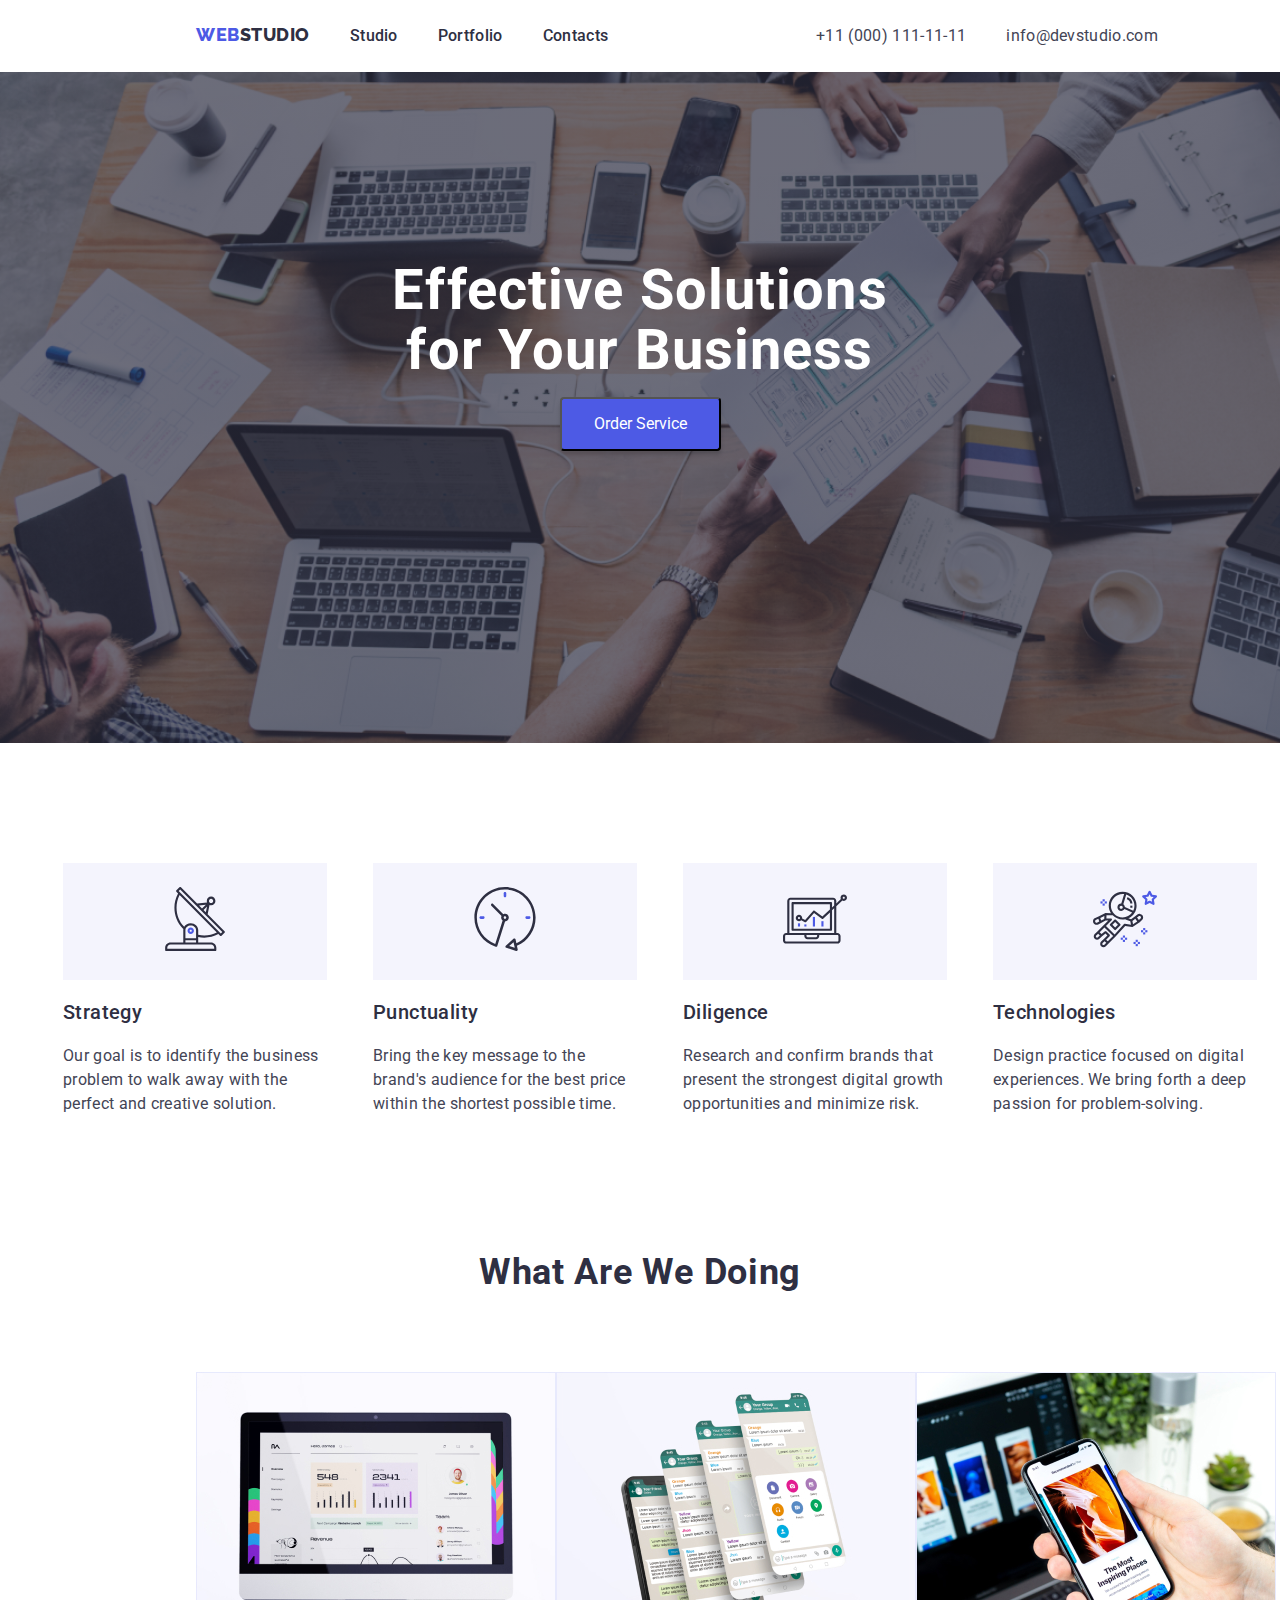
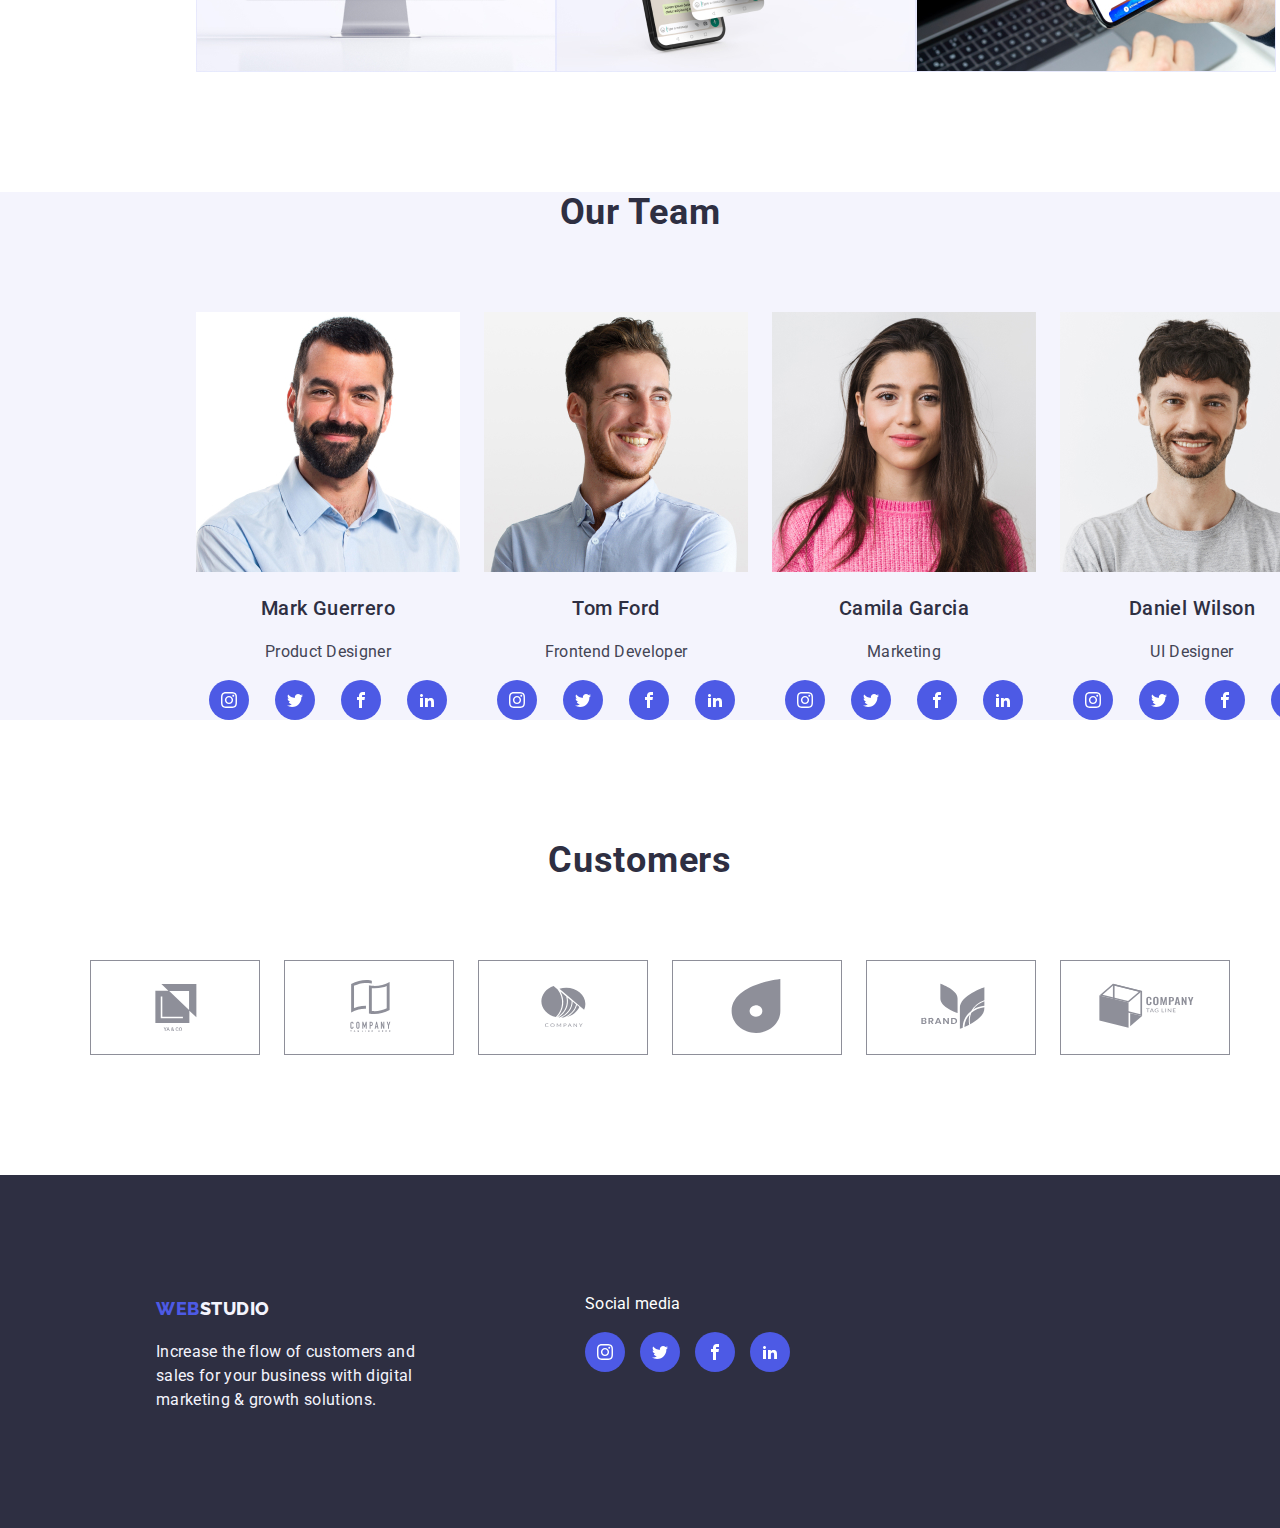
<file: index.html>
<!DOCTYPE html>
<html lang="en">
<head>
    <meta charset="UTF-8">
    <meta name="viewport" content="width=device-width, initial-scale=1.0">
    <title>Web Studio</title>
    <link rel="stylesheet" href="https://cdnjs.cloudflare.com/ajax/libs/modern-normalize/1.0.0/modern-normalize.min.css" />
    <link rel="preconnect" href="https://fonts.googleapis.com">
    <link rel="preconnect" href="https://fonts.gstatic.com" crossorigin>
    <link
        href="https://fonts.googleapis.com/css2?family=Montserrat:wght@400;700&family=Raleway:wght@800&family=Roboto:wght@400;500;700;900&display=swap"
        rel="stylesheet">
    <link rel="stylesheet" href="./css/styles.css" />
</head>
<body>
    <header class="container">
            <nav>
                <ul class="main-nav">
                    <li class="main-header-menu">
                        <a class="main-header-menu-link" href="#main"><span class="web1">WEB</span><span class="web2">STUDIO</span></a>
                    </li>
                    <li class="main-header-menu">
                        <a class="main-header-menu-link" href="#studio">Studio</a>
                    </li>
                    <li class="main-header-menu">
                        <a class="main-header-menu-link" href="portfolio.html">Portfolio</a>
                    </li>
                    <li class="main-header-menu">
                        <a class="main-header-menu-link" href="#contacts">Contacts</a>
                    </li>
                </ul>
            </nav>

            <div>
                <ul class="main-header-ctas">
                    <li class="main-header-ctas-item">
                        <a class="ctas-link" href="tel:+11 (000) 111-11-11">+11 (000) 111-11-11</a>
                    </li>
                    <li class="main-header-ctas-item"> 
                        <a class="ctas-link" href="mailto:info@devstudio.com">info@devstudio.com</a>
                    </li>
                </ul>
            </div>
    </header>

        <h1>
            Effective Solutions </br>
            for Your Business <br/>
            <button type="button">Order Service</button>
        </h1>

    

    <main>
<!-- Strategy section -->
        <section>
        <ul class="section1">
            <li>
                <div class="about-icon">
                    <svg width="64" height="64">
                        <use href="./images/icons.svg#icon-antenna-1"></use>
                    </svg>
                </div>
                 <h3>
                    Strategy
                 </h3>

                <p class="section1-box">
                 Our goal is to identify the business
                problem to walk away with the perfect and creative solution.
                </p>
            </li>

            <li>
                <div class="about-icon">
                    <svg width="64" height="64">
                        <use href="./images/icons.svg#icon-clock-1"></use>
                    </svg>
                </div>
        <h3>
            Punctuality
        </h3>

        <p class="section1-box">
            Bring the key message to the brand's audience for the best price within the shortest possible time.
        </p>
            </li>

            <li>
                <div class="about-icon">
                    <svg width="64" height="64">
                        <use href="./images/icons.svg#icon-diagram-1"></use>
                    </svg>
                </div>
        <h3>
            Diligence
        </h3>

        <p class="section1-box">
            Research and confirm brands that present the strongest digital growth opportunities and minimize risk.
        </p>
            </li>

            <li>
                <div class="about-icon">
                    <svg width="64" height="64">
                        <use href="./images/icons.svg#icon-astronaut-1"></use>
                    </svg>
                </div>
        <h3>
            Technologies
        </h3>

        <p class="section1-box">
            Design practice focused on digital experiences. We bring forth a deep passion for problem-solving.
        </p>
            </li>
        </ul>
        </section>

<!-- What are we doing section -->
        <h2>
            What are we doing
        </h2>

        <ul class="pics">
            <img 
            src="./images/Rectangle 71.jpg" alt="desktop" width="360"/>

            <img 
            src="./images/Rectangle 71 (1).jpg" alt="celphones" width="360"/>

            <img
            src="./images/Rectangle 71 (2).jpg" alt="celphone" width="360"/>
            
        </ul>

<!-- Our team section -->
   <section class="team section">
        <h2>
            Our Team
        </h2>
    
        <ul class="team1">
            <li>
            <img class="team"
            src="./images/img.jpg" alt="Mark Guerrero" width="264"/>
            <div class="team-caption">
            <h3>Mark Guerrero</h3> 
            <p>Product Designer</p>
            <div class="team-socials">
            <a class="team-socials-icon">
                <svg width="16" height="16" class="icon icon-instagram">
                    <use xlink:href="./images/icons.svg#icon-instagram"></use>
                </svg>
            </a>

            <a class="team-socials-icon">
                <svg width="16" height="16" class="icon icon-twitter">
                    <use xlink:href="./images/icons.svg#icon-twitter"></use>
                </svg>
            </a>

            <a class="team-socials-icon">
                <svg width="16" height="16" class="icon icon-facebook">
                    <use xlink:href="./images/icons.svg#icon-facebook"></use>
                </svg>
            </a>

            <a class="team-socials-icon">
                <svg width="16" height="16" class="icon icon-linkedin2">
                    <use xlink:href="./images/icons.svg#icon-linkedin2"></use>
                </svg>
            </a>
            </a>
            </div>
            </div>
            </li>

            <li>
            <img class="team"
            src="./images/img (1).jpg" alt="Tom Ford" width="264"/>
            <h3>Tom Ford</h3> 
            <p>Frontend Developer</p>
            <div class="team-socials">
                <a class="team-socials-icon">
                    <svg width="16" height="16" class="icon icon-instagram">
                        <use xlink:href="./images/icons.svg#icon-instagram"></use>
                    </svg>
                </a>
            
                <a class="team-socials-icon">
                    <svg width="16" height="16" class="icon icon-twitter">
                        <use xlink:href="./images/icons.svg#icon-twitter"></use>
                    </svg>
                </a>
            
                <a class="team-socials-icon">
                    <svg width="16" height="16" class="icon icon-facebook">
                        <use xlink:href="./images/icons.svg#icon-facebook"></use>
                    </svg>
                </a>
            
                <a class="team-socials-icon">
                    <svg width="16" height="16" class="icon icon-linkedin2">
                        <use xlink:href="./images/icons.svg#icon-linkedin2"></use>
                    </svg>
                </a>
            </li>

            <li>
            <img class="team"
            src="./images/img (2).jpg" alt="Camila Garcia" width="264"/>
            <h3>Camila Garcia</h3>
            <p>Marketing</p>
            <div class="team-socials">
                <a class="team-socials-icon">
                    <svg width="16" height="16" class="icon icon-instagram">
                        <use xlink:href="./images/icons.svg#icon-instagram"></use>
                    </svg>
                </a>
            
                <a class="team-socials-icon">
                    <svg width="16" height="16" class="icon icon-twitter">
                        <use xlink:href="./images/icons.svg#icon-twitter"></use>
                    </svg>
                </a>
            
                <a class="team-socials-icon">
                    <svg width="16" height="16" class="icon icon-facebook">
                        <use xlink:href="./images/icons.svg#icon-facebook"></use>
                    </svg>
                </a>
            
                <a class="team-socials-icon">
                    <svg width="16" height="16" class="icon icon-linkedin2">
                        <use xlink:href="./images/icons.svg#icon-linkedin2"></use>
                    </svg>
                </a>
            </li>

            <li>
            <img class="team"
            src="./images/img (3).jpg" alt="Daniel Wilson" width="264"/>
            <h3>Daniel Wilson</h3>
            <p>UI Designer</p>
            <div class="team-socials">
                <a class="team-socials-icon">
                    <svg width="16" height="16" class="icon icon-instagram">
                        <use xlink:href="./images/icons.svg#icon-instagram"></use>
                    </svg>
                </a>
            
                <a class="team-socials-icon">
                    <svg width="16" height="16" class="icon icon-twitter">
                        <use xlink:href="./images/icons.svg#icon-twitter"></use>
                    </svg>
                </a>
            
                <a class="team-socials-icon">
                    <svg width="16" height="16" class="icon icon-facebook">
                        <use xlink:href="./images/icons.svg#icon-facebook"></use>
                    </svg>
                </a>
            
                <a class="team-socials-icon">
                    <svg width="16" height="16" class="icon icon-linkedin2">
                        <use xlink:href="./images/icons.svg#icon-linkedin2"></use>
                    </svg>
                </a>
            </li>
        </ul>
    </section>

<!-- Clients section -->
<section class="clients section">
    <h2>
        Customers
    </h2>

    <ul class="clients-icon">
        <li class="client-icon">
            <a href="#">
                <svg width="104" height="56" class="icons">
                    <use xlink:href="./images/icons.svg#icon-Logo"></use>
                </svg>
            </a>
        </li>
        
        <li class="client-icon">
            <a href="#">
                <svg width="104" height="56" class="icons">
            <use xlink:href="./images/icons.svg#icon-Logo-1"></use>
        </svg>
        </a>
        </li>

        <li class="client-icon">
            <a href="#">
        <svg width="104" height="56" class="icons">
            <use xlink:href="./images/icons.svg#icon-Logo-2"></use>
        </svg>
        </a>
        </li>

        <li class="client-icon">
            <a href="#">
        <svg width="104" height="56"class="icons">
            <use xlink:href="./images/icons.svg#icon-Vector-1"></use>
        </svg>
        </a>
        </li>

        <li class="client-icon">
            <a href="#">
        <svg width="104" height="56" class="icons">
            <use xlink:href="./images/icons.svg#icon-Logo-3"></use>
        </svg>
        </a>
        </li>

        <li class="client-icon">
            <a href="#">
        <svg width="104" height="56" class="icons">
            <use xlink:href="./images/icons.svg#icon-Logo-4"></use>
        </svg>
        </a>
        </li>
    </ul>
</section>

</main>

<footer class="footer-container">
    <div>
        <h3><span class="web1">WEB</span><span class="web3-footer">STUDIO</span></h3>
        <p class="footer-text">
            Increase the flow of customers and <br/>
            sales for your business with digital <br/>
            marketing & growth solutions.
        </p>
    </div>

    <div">
        <p class="footer-2">Social media</p>
    <div class="footer-team-socials">
        <a class="team-socials-icon">
            <svg width="16" height="16" class="icon icon-instagram">
                <use xlink:href="./images/icons.svg#icon-instagram"></use>
            </svg>
        </a>
    
        <a class="team-socials-icon">
            <svg width="16" height="16" class="icon icon-twitter">
                <use xlink:href="./images/icons.svg#icon-twitter"></use>
            </svg>
        </a>
    
        <a class="team-socials-icon">
            <svg width="16" height="16" class="icon icon-facebook">
                <use xlink:href="./images/icons.svg#icon-facebook"></use>
            </svg>
        </a>
    
        <a class="team-socials-icon">
            <svg width="16" height="16" class="icon icon-linkedin2">
                <use xlink:href="./images/icons.svg#icon-linkedin2"></use>
            </svg>
        </a>
    </div>
    </div>
</footer>
</body>
</html>
</file>
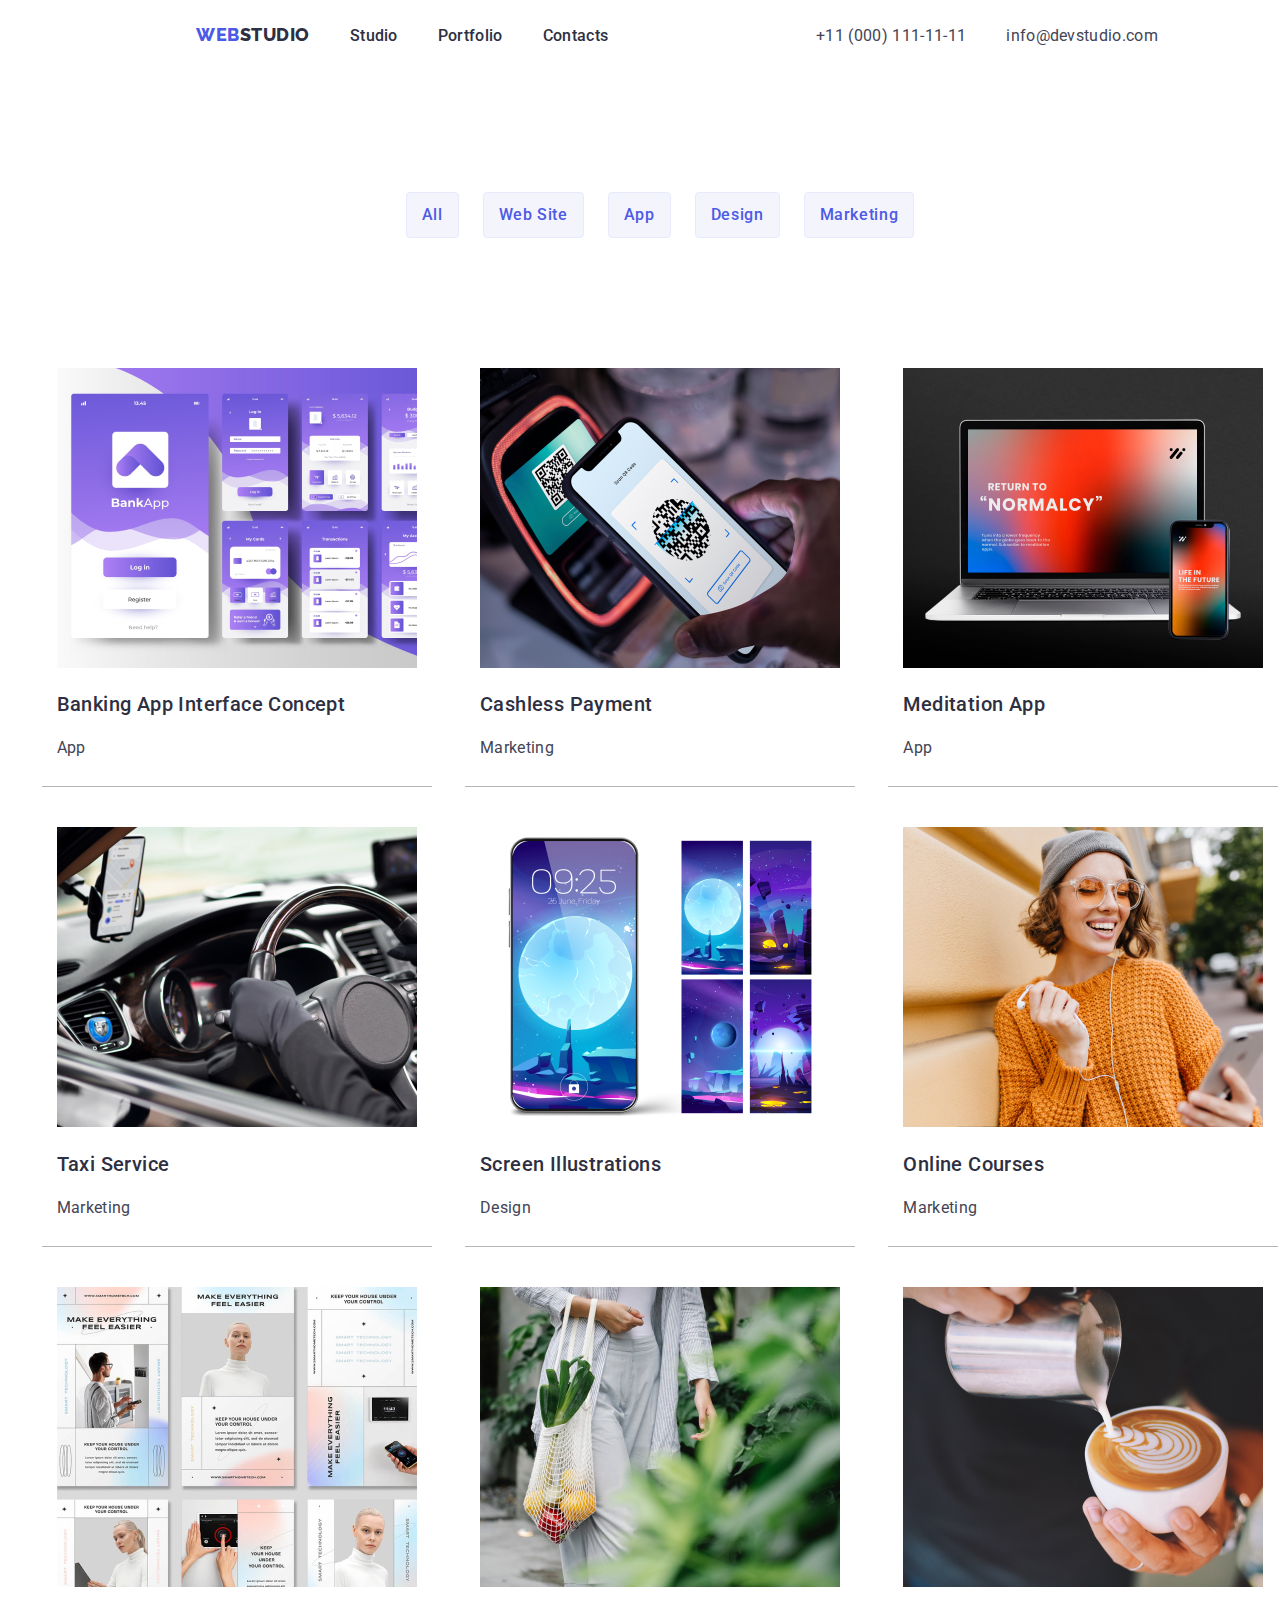
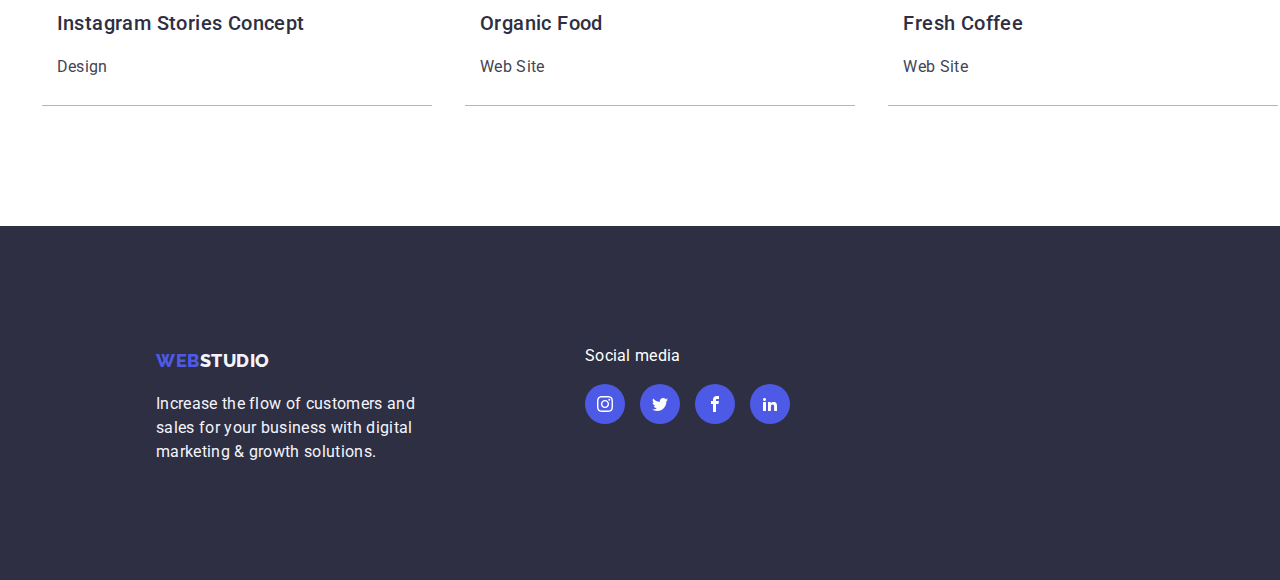
<file: portfolio.html>
<!DOCTYPE html>
<html lang="en">

<head>
    <meta charset="UTF-8">
    <meta name="viewport" content="width=device-width, initial-scale=1.0">
    <title>Web Studio</title>
    <link rel="stylesheet"
        href="https://cdnjs.cloudflare.com/ajax/libs/modern-normalize/1.0.0/modern-normalize.min.css" />
    <link rel="preconnect" href="https://fonts.googleapis.com">
    <link rel="preconnect" href="https://fonts.gstatic.com" crossorigin>
    <link
        href="https://fonts.googleapis.com/css2?family=Montserrat:wght@400;700&family=Raleway:wght@800&family=Roboto:wght@400;500;700;900&display=swap"
        rel="stylesheet">
    <link rel="stylesheet" href="./css/styles.css" />
</head>

<body>
    <header class="container">
        <nav>
            <ul class="main-nav">
                <li class="main-header-menu">
                    <a class="main-header-menu-link" href="#main"><span class="web1">WEB</span><span
                            class="web2">STUDIO</span></a>
                </li>
                <li class="main-header-menu">
                    <a class="main-header-menu-link" href="#studio">Studio</a>
                </li>
                <li class="main-header-menu">
                    <a class="main-header-menu-link" href="#portfolio">Portfolio</a>
                </li>
                <li class="main-header-menu">
                    <a class="main-header-menu-link" href="#contacts">Contacts</a>
                </li>
            </ul>
        </nav>

        <div>
            <ul class="main-header-ctas">
                <li class="main-header-ctas-item">
                    <a class="ctas-link" href="tel:+11 (000) 111-11-11">+11 (000) 111-11-11</a>
                </li>
                <li class="main-header-ctas-item">
                    <a class="ctas-link" href="mailto:info@devstudio.com">info@devstudio.com</a>
                </li>
            </ul>
        </div>
    </header>
    
    
        <div>
            <ul class="sub-menu">
                <li class="sub-menu1">All</li>
                <li class="sub-menu1">Web Site</li>
                <li class="sub-menu1">App</li>
                <li class="sub-menu1">Design</li>
                <li class="sub-menu1">Marketing</li>
            </ul>
        </div>

    <main>
        <div>
            <ul class="container-box">
                <li class="box">
                    <img src="./images/1.jpg" alt="app" width="360px">
                    <h3>Banking App Interface Concept</h3>
                    <p>App</p>
                </li>
                <li class="box">
                    <img src="./images/2.jpg" alt="qr-code" width="360px">
                    <h3>Cashless Payment</h3>
                    <p>Marketing</p>
                </li>
                <li class="box">
                    <img src="./images/3.jpg" alt="laptop" width="360px">
                    <h3>Meditation App</h3>
                    <p>App</p>
                </li>
                <li class="box">
                    <img src="./images/4.jpg" alt="taxi" width="360px">
                    <h3>Taxi Service</h3>
                    <p>Marketing</p>
                </li>
                <li class="box">
                    <img src="./images/5.jpg" alt="screen" width="360px">
                    <h3>Screen Illustrations</h3>
                    <p>Design</p>
                </li>
                <li class="box">
                    <img src="./images/6.jpg" alt="girl" width="360px">
                    <h3>Online Courses</h3>
                    <p>Marketing</p>
                </li>
                <li class="box">
                    <img src="./images/7.jpg" alt="instagram" width="360px">
                    <h3>Instagram Stories Concept</h3>
                    <p>Design</p>
                </li>
                <li class="box">
                    <img src="./images/8.jpg" alt="organic" width="360px">
                    <h3>Organic Food</h3>
                    <p>Web Site</p>
                </li>
                <li class="box">
                    <img src="./images/9.jpg" alt="coffe" width="360px">
                    <h3>Fresh Coffee</h3>
                    <p>Web Site</p>
                </li>
            </ul>
        </div>
    </main>

<footer class="footer-container">
    <div>
        <h3><span class="web1">WEB</span><span class="web3-footer">STUDIO</span></h3>
        <p class="footer-text">
            Increase the flow of customers and <br />
            sales for your business with digital <br />
            marketing & growth solutions.
        </p>
    </div>

    <div">
        <p class="footer-2">Social media</p>
        <div class="footer-team-socials">
            <a class="team-socials-icon">
                <svg width="16" height="16" class="icon icon-instagram">
                    <use xlink:href="./images/icons.svg#icon-instagram"></use>
                </svg>
            </a>

            <a class="team-socials-icon">
                <svg width="16" height="16" class="icon icon-twitter">
                    <use xlink:href="./images/icons.svg#icon-twitter"></use>
                </svg>
            </a>

            <a class="team-socials-icon">
                <svg width="16" height="16" class="icon icon-facebook">
                    <use xlink:href="./images/icons.svg#icon-facebook"></use>
                </svg>
            </a>

            <a class="team-socials-icon">
                <svg width="16" height="16" class="icon icon-linkedin2">
                    <use xlink:href="./images/icons.svg#icon-linkedin2"></use>
                </svg>
            </a>
        </div>
        </div>
</footer>


</body>
</html>
</file>
<file: css/styles.css>
h1 {
    color: var(--WHITE, #FFF);
    text-align: center;
    font-family: Roboto;
    font-size: 56px;
    font-style: normal;
    font-weight: 700;
    line-height: 60px;
    letter-spacing: 1.12px;
    background: var(--NAVY-BLUE, #2E2F42);
    margin-top: 0px;
    padding-top: 188px;
    padding-bottom: 292px;
    background: linear-gradient(rgba(46, 47, 66, 0.7), rgba(46, 47, 66, 0.7)), url('../images/people-office-1.jpg');
    background-repeat: no-repeat;
    background-size: cover;
    background-color: rgba(46, 47, 66, 0.7);
}

h1 > button {
    border-radius: 4px;
    background: var(--IRIS, #4D5AE5);
    box-shadow: 0px 4px 4px 0px rgba(0, 0, 0, 0.15);
    color:white;
    padding: 16px 32px;
    font-size: 16px;
}

button:hover {
    border-radius: 4px;
        background: teal;
        box-shadow: 0px 4px 4px 0px rgba(0, 0, 0, 0.15);
        color: black;
}

.main-header-menu-link {
    text-decoration: none;
}

.container {
    display: flex;
    align-items: center;
    justify-content: space-between;
    height: 72px;
    width: 1158px;
}

.main-nav {
    list-style: none;
        display: flex;
        gap: 40px;
        margin-left: 156px;
        align-items: center;
        height: 72px;
        margin-top: 24px;
        margin-bottom: 24px;
}

.main-header-ctas {
    list-style: none;
    display: flex;
    gap: 40px;
    justify-content: flex-end;
    margin-top: 24px;
        margin-bottom: 24px;
}

.section1 {
    list-style: none;
    display: flex;
    justify-content: space-around;
    margin-top: 120px;
}

.section1-box {
    color: var(--SLATE, #434455);
        font-size: 16px;
        height: 72px;
        width: 264px;
        gap: 24px;
}

.pics {
    display: flex;
        justify-content: space-around;
        margin: 0 156px;
}

.team1 {
    list-style: none;
    display:flex;
        justify-content: space-around;
        margin: 0 156px 120px 156px;
}

h2 {
    margin-top: 120px;
    margin-bottom: 80px;
    font-size: 36px;
}

.ctas-link {
    text-decoration: none;
    color: var(--SLATE, #434455);
    font-family: Roboto;
    font-size: 16px;
    font-style: normal;
    font-weight: 400;
    line-height: 24px;
    letter-spacing: 0.32px;
}

.web1 {
    color: var(--IRIS, #4D5AE5);
    font-family: Raleway;
    font-size: 18px;
    font-style: normal;
    font-weight: 800;
    line-height: 21px;
    letter-spacing: 0.54px;
    text-transform: uppercase;
}

.web2 {
    color: var(--NAVY-BLUE, #2E2F42);
    font-family: Raleway;
    font-size: 18px;
    font-style: normal;
    font-weight: 800;
    line-height: 21px;
    letter-spacing: 0.54px;
    text-transform: uppercase;
}

.web3-footer {
    color: var(--CLOUD, #F4F4FD);
    font-family: Raleway;
    font-size: 18px;
    font-style: normal;
    font-weight: 800;
    line-height: 21px;
    letter-spacing: 0.54px;
    text-transform: uppercase;
}

.main-header-menu-link {
    color: #2E2F42;
    font-family: Roboto;
    font-size: 16px;
    font-style: normal;
    font-weight: 500;
    line-height: 24px;
    letter-spacing: 0.32px;
}

h2 {
    color: var(--NAVY-BLUE, #2E2F42);
    text-align: center;
    font-family: Roboto;
    font-size: 36px;
    font-style: normal;
    font-weight: 700;
    line-height: 40px;
    letter-spacing: 0.72px;
    text-transform: capitalize;
}

h3 {
    color: var(--NAVY-BLUE, #2E2F42);
    font-family: Roboto;
    font-size: 20px;
    font-style: normal;
    font-weight: 500;
    line-height: 24px;
    letter-spacing: 0.4px;
}

p {
    color: var(--SLATE, #434455);
    font-family: Roboto;
    font-size: 16px;
    font-style: normal;
    font-weight: 400;
    line-height: 24px;
    letter-spacing: 0.32px;
}

.sub-menu {
    list-style: none;
    display: flex;
    justify-content: center;
    gap: 24px;
    margin-top: 120px;
}

.sub-menu .sub-menu1{
    border-radius: 4px;
    border: 1px solid var(--CORNFLOWER, #E7E9FC);
    background: var(--CLOUD, #F4F4FD);
    color: var(--IRIS, #4D5AE5);
        text-align: center;
        font-family: Roboto;
        font-size: 16px;
        font-style: normal;
        font-weight: 500;
        line-height: 24px;
        letter-spacing: 0.64px;
        border-radius: 4px;
            border: 1px solid var(--CORNFLOWER, #E7E9FC);
            background: var(--CLOUD, #F4F4FD);
}

.sub-menu .sub-menu1 {
    padding: 10px 15px;
    cursor: pointer;
}

.container-box {
    list-style: none;
    display: flex;
    justify-content: space-around;
    flex-wrap: wrap;
    margin-top: 120px;
    margin-bottom: 120px;
}

.container-box {
    display: grid;
    grid-template-columns: repeat(3, 1fr);
    max-width: 1400px;
    margin: 120px auto;
    place-items: center;
    gap: 30px;
}

.container-box .box {
    border-bottom: 1px solid #b5b5b5;
    padding: 10px 15px;
}

.container-box .box:hover {
    box-shadow: 0px 0px 10px 0px rgb(169 166 166 / 75%);
}


.sub-menu .sub-menu1:hover {
    border-radius: 4px;
background: var(--OCEAN, #404BBF);
color: var(--WHITE, #FFF);
box-shadow: 0px 2px 2px 0px rgba(0, 0, 0, 0.12), 0px 2px 1px 0px rgba(0, 0, 0, 0.08), 0px 3px 1px 0px rgba(0, 0, 0, 0.10);
}

.main-nav .main-header-menu-link:hover {
    border-radius: 4px;
        background: var(--OCEAN, #404BBF);
        color: var(--WHITE, #FFF);
        box-shadow: 0px 2px 2px 0px rgba(0, 0, 0, 0.12), 0px 2px 1px 0px rgba(0, 0, 0, 0.08), 0px 3px 1px 0px rgba(0, 0, 0, 0.10);
}

.main-header-ctas .ctas-link:hover {
    border-radius: 4px;
    background: var(--OCEAN, #404BBF);
    color: white;
    box-shadow: 0px 2px 2px 0px rgba(0, 0, 0, 0.12), 0px 2px 1px 0px rgba(0, 0, 0, 0.08), 0px 3px 1px 0px rgba(0, 0, 0, 0.10);
}
.about-icon {
    padding: 24px 100px;
    text-align: center;
    background-color: #F4F4FD;
}

.team1 {
    column-gap: 24px;
}

.team {
    background-color: #F4F4FD;
}

.team-caption {
    background-color: #F4F4FD;
}

.team ul li {
    text-align: center;
}

.team-socials {
    display: flex;
    justify-content: space-around;
}

.team-socials-icon {
    background-color: #4D5AE5;
    fill: white;
    width: 40px;
    height: 40px;
    border-radius: 50%;
    display: flex;
    justify-content: center;
    align-items: center;
}

.clients-icon {
    display: flex;
    justify-content: center;
    gap: 24px;
    margin-bottom: 120px;
}

.client-icon {
    border: solid 1px #8E8F99;
    list-style: none;
    padding: 16px 32px;
}

.client-icon:hover {
    border-color: black;
    background-color: #4D5AE5;
}

footer {
    background: var(--NAVY-BLUE, #2E2F42);
    padding-top: 101.5px;
    padding-left: 156px;
}

.footer-text {
    color: var(--CLOUD, #F4F4FD);
    font-family: Roboto;
    font-size: 16px;
    font-style: normal;
    font-weight: 400;
    line-height: 24px;
    letter-spacing: 0.32px;
    padding-bottom: 100px;
}

footer > h3:hover {
    border-radius: 4px;
        background: var(--OCEAN, #404BBF);
        color: teal;
        box-shadow: 0px 2px 2px 0px rgba(0, 0, 0, 0.12), 0px 2px 1px 0px rgba(0, 0, 0, 0.08), 0px 3px 1px 0px rgba(0, 0, 0, 0.10);
}

.footer-container {
    display: flex;
}

.footer-2 {
    color: white;
    margin-left: 170px;
}

.footer-team-socials {
    display: flex;
    margin-left: 170px;
    gap: 15px;
}


.web1:hover {
    color:teal;
}

.web2:hover {
    color: teal;
}

.web3-footer:hover {
    color: teal;
}
</file>
